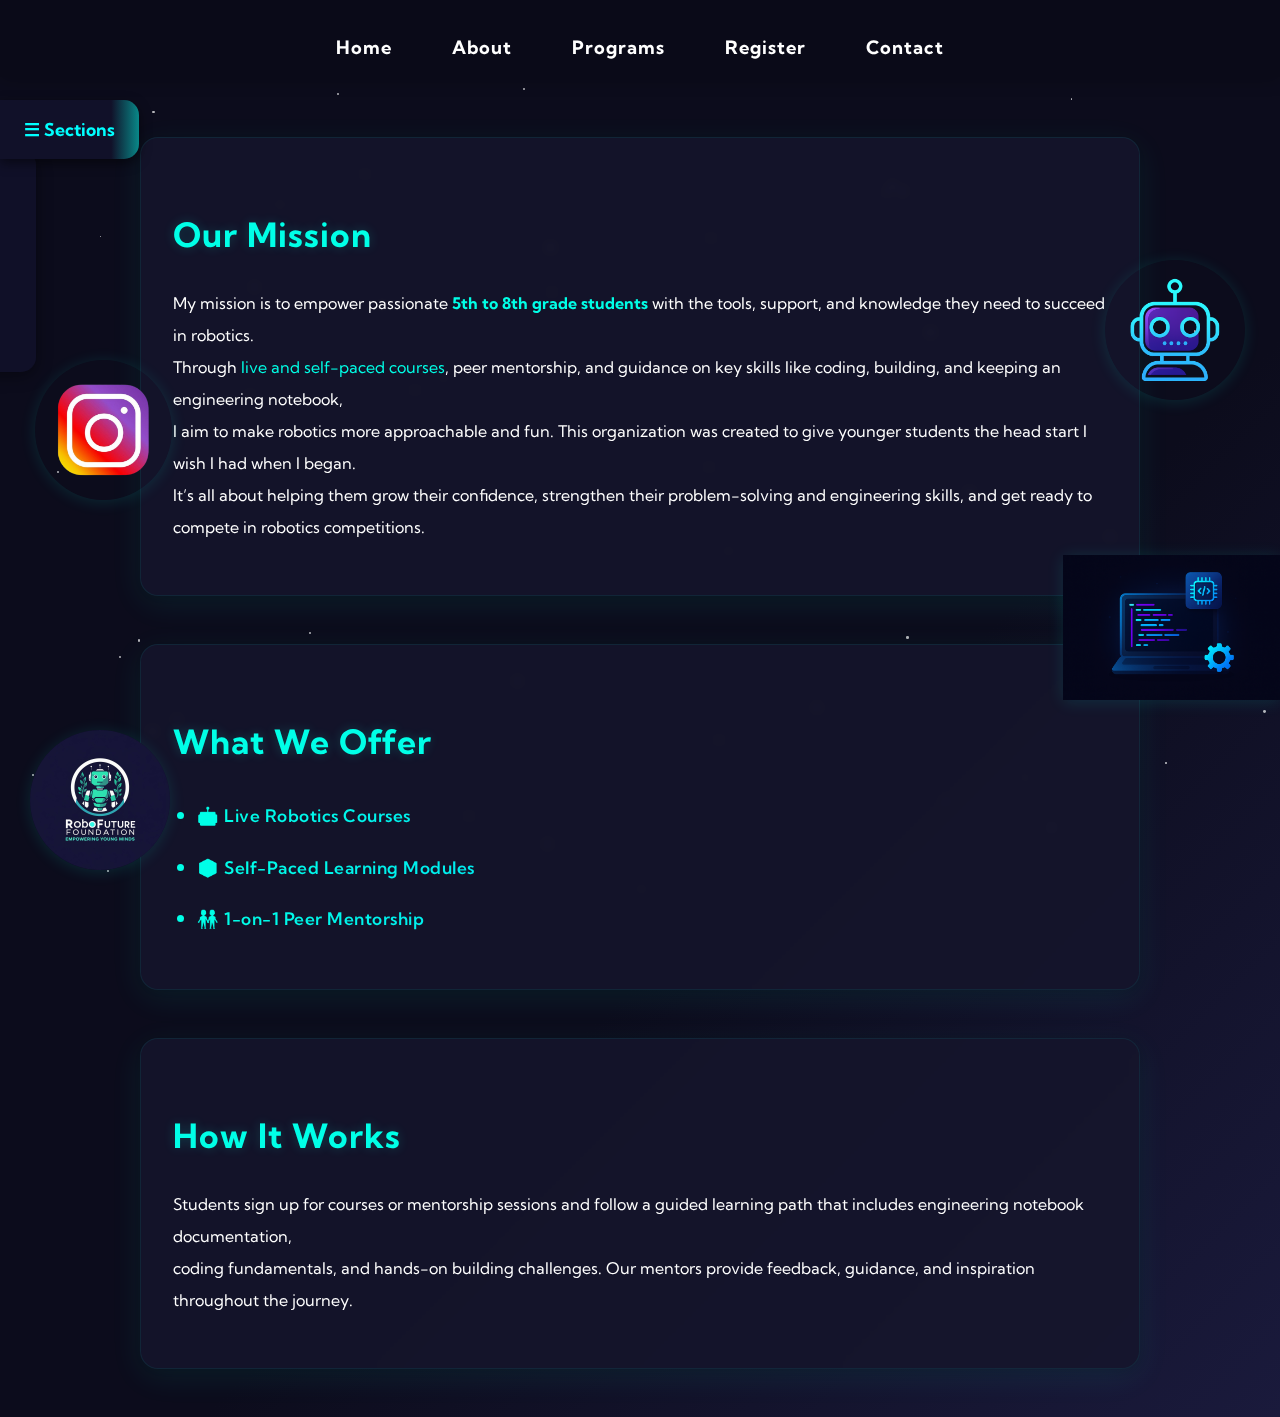
<file: about.html>
<!DOCTYPE html>
<html lang="en">
<head>
  <meta charset="UTF-8" />
  <meta name="viewport" content="width=device-width, initial-scale=1.0"/>
  <title>About - RoboFuture</title>
  <link href="https://fonts.googleapis.com/css2?family=Kumbh+Sans:wght@400;700&display=swap" rel="stylesheet">
  <style>
    body {
      margin: 0;
      font-family: 'Kumbh Sans', sans-serif;
      background: linear-gradient(135deg, #0c0c1c 60%, #1a1a3c 100%);
      color: white;
      line-height: 2;
      scroll-behavior: smooth;
      min-height: 100vh;
      overflow-x: hidden;
    }

    /* Animated Stars Background */
    .stars {
      position: fixed;
      width: 100vw;
      height: 100vh;
      top: 0; left: 0;
      pointer-events: none;
      z-index: 0;
    }
    .star {
      position: absolute;
      background: white;
      border-radius: 50%;
      opacity: 0.7;
      animation: twinkle 2s infinite alternate;
    }
    @keyframes twinkle {
      to { opacity: 0.3; }
    }

    /* Navbar */
    header {
      background: rgba(11,11,24,0.95);
      padding: 30px 0 10px 0;
      text-align: center;
      position: sticky;
      top: 0;
      z-index: 1000;
      box-shadow: 0 2px 16px rgba(0,0,0,0.25);
      backdrop-filter: blur(8px);
    }

    nav {
      display: flex;
      justify-content: center;
      gap: 60px;
    }

    nav a {
      color: white;
      text-decoration: none;
      font-weight: bold;
      font-size: 1.15rem;
      position: relative;
      letter-spacing: 1px;
      transition: color 0.2s;
    }

    nav a::after {
      content: '';
      position: absolute;
      left: 0;
      bottom: -5px;
      width: 0%;
      height: 2px;
      background: linear-gradient(90deg, #00ffe7, #00bfff);
      transition: width 0.3s ease;
    }

    nav a:hover {
      color: #00ffe7;
    }
    nav a:hover::after {
      width: 100%;
    }

    /* Sidebar Button */
    .sidebar-toggle {
      position: fixed;
      top: 100px;
      left: 0;
      background: linear-gradient(90deg, #111129 80%, #00ffe7 120%);
      padding: 12px 24px;
      border-radius: 0 15px 15px 0;
      box-shadow: 0 4px 12px rgba(0, 0, 0, 0.5);
      z-index: 999;
      cursor: pointer;
      color: cyan;
      font-weight: bold;
      font-size: 1.1rem;
      border: none;
      transition: background 0.2s;
    }
    .sidebar-toggle:hover {
      background: linear-gradient(90deg, #00ffe7 40%, #111129 100%);
      color: #111129;
    }

    /* Sidebar Menu */
    .sidebar-menu {
      position: fixed;
      top: 150px;
      left: -220px;
      width: 220px;
      background: rgba(17,17,41,0.95);
      padding: 24px 18px;
      transition: left 0.3s ease;
      border-radius: 0 15px 15px 0;
      z-index: 998;
      box-shadow: 0 4px 16px rgba(0,0,0,0.4);
      backdrop-filter: blur(6px);
    }

    .sidebar-menu.active {
      left: 0;
    }

    .sidebar-menu ul {
      list-style: none;
      padding: 0;
    }

    .sidebar-menu ul li {
      margin-bottom: 18px;
    }

    .sidebar-menu ul li a {
      color: cyan;
      text-decoration: none;
      font-family: 'Kumbh Sans', sans-serif;
      font-size: 1.08rem;
      transition: color 0.2s;
    }

    .sidebar-menu ul li a:hover {
      color: #fff;
      text-shadow: 0 0 8px #00ffe7;
    }

    /* Main content */
    main {
      max-width: 1000px;
      margin: 60px auto 40px auto;
      padding: 0 20px;
      position: relative;
      z-index: 1;
    }

    section {
      background: rgba(21,21,43,0.85);
      padding: 36px 32px;
      border-radius: 18px;
      margin-bottom: 48px;
      box-shadow: 0 8px 32px rgba(0, 255, 231, 0.08), 0 2px 16px rgba(0,0,0,0.25);
      backdrop-filter: blur(4px);
      border: 1.5px solid rgba(0,255,231,0.08);
      animation: fadeInUp 1s;
      transition: box-shadow 0.2s;
    }
    section:hover {
      box-shadow: 0 12px 40px rgba(0,255,231,0.18), 0 2px 16px rgba(0,0,0,0.35);
    }
    @keyframes fadeInUp {
      from { opacity: 0; transform: translateY(40px);}
      to { opacity: 1; transform: translateY(0);}
    }

    h2 {
      color: #00ffe7;
      margin-bottom: 18px;
      font-size: 2.1rem;
      letter-spacing: 1px;
      text-shadow: 0 0 12px #00ffe733;
    }

    ul {
      padding-left: 1.5em;
    }

    li {
      margin-bottom: 12px;
      font-size: 1.08rem;
      background: linear-gradient(90deg, #00ffe7 0%, #00bfff 100%);
      background-clip: text;
      -webkit-background-clip: text;
      color: transparent;
      -webkit-text-fill-color: transparent;
      font-weight: 600;
      letter-spacing: 0.5px;
    }

    li::marker {
      color: #00ffe7;
      font-size: 1.2em;
    }

    /* Logo Images */
    .robotlogo, .CodingLogo, .instagram, .corner-logo {
      transition: transform 0.3s, box-shadow 0.3s;
      box-shadow: 0 2px 16px rgba(0,255,231,0.12);
    }
    .robotlogo:hover, .CodingLogo:hover, .instagram:hover, .corner-logo:hover {
      transform: scale(1.08) rotate(-4deg);
      box-shadow: 0 8px 32px rgba(0,255,231,0.25);
      filter: brightness(1.15);
    }
    .robotlogo {
      position: fixed;
      bottom: 500px;
      right: 35px;
      height: 140px;
      width: auto;
      z-index: 500;
      border-radius: 50%;
    }
    .CodingLogo {
      position: fixed;
      bottom: 200px;
      right: 0px;
      height: 145px;
      width: auto;
      z-index: 500;
    }
    .instagram {
      position: fixed;
      bottom: 400px;
      left: 35px;
      height: 140px;
      width: auto;
      z-index: 500;
      border-radius: 50%;
    }
    .corner-logo {
      position: fixed;
      bottom: 30px;
      left: 30px;
      height: 140px;
      width: auto;
      z-index: 500;
      border-radius: 50%;
    }

    /* Responsive */
    @media (max-width: 900px) {
      main { max-width: 98vw; }
      .robotlogo, .CodingLogo, .instagram, .corner-logo {
        height: 90px;
      }
      .sidebar-toggle, .sidebar-menu { font-size: 0.95rem; }
    }
    @media (max-width: 600px) {
      nav { gap: 24px; }
      section { padding: 18px 8px; }
      h2 { font-size: 1.3rem; }
      .robotlogo, .CodingLogo, .instagram, .corner-logo {
        height: 60px;
      }
      .sidebar-toggle { padding: 8px 12px; }
      .sidebar-menu { width: 140px; padding: 12px 6px;}
    }
  </style>
</head>
<body>
  <!-- Animated Stars -->
  <div class="stars"></div>

  <!-- Top Navbar -->
  <header>
    <nav>
      <a href="index.html">Home</a>
      <a href="about.html">About</a>
      <a href="OurProgs.html">Programs</a>
      <a href="register.html">Register</a>
      <a href="contact.html">Contact</a>
    </nav>
  </header>

  <!-- Sidebar Toggle -->
  <div class="sidebar-toggle" onclick="toggleSidebar()">☰ Sections</div>

  <!-- Sidebar Menu -->
  <div class="sidebar-menu" id="sidebarMenu">
    <ul>
      <li><a href="#mission">Our Mission</a></li>
      <li><a href="#offer">What We Offer</a></li>
      <li><a href="#how">How It Works</a></li>
    </ul>
  </div>

  <!-- Main Content -->
  <main>
    <section id="mission">
      <h2>Our Mission</h2>
      <p>
        My mission is to empower passionate <span style="color:#00ffe7;font-weight:bold;">5th to 8th grade students</span> with the tools, support, and knowledge they need to succeed in robotics.<br>
        Through <span style="color:#00ffe7;">live and self-paced courses</span>, peer mentorship, and guidance on key skills like coding, building, and keeping an engineering notebook,<br>
        I aim to make robotics more approachable and fun. This organization was created to give younger students the head start I wish I had when I began.<br>
        It’s all about helping them grow their confidence, strengthen their problem-solving and engineering skills, and get ready to compete in robotics competitions.
      </p>
    </section>

    <section id="offer">
      <h2>What We Offer</h2>
      <ul>
        <li>🤖 Live Robotics Courses</li>
        <li>📦 Self-Paced Learning Modules</li>
        <li>👬 1-on-1 Peer Mentorship</li>
      </ul>
    </section>

    <section id="how">
      <h2>How It Works</h2>
      <p>
        Students sign up for courses or mentorship sessions and follow a guided learning path that includes engineering notebook documentation,<br>
        coding fundamentals, and hands-on building challenges. Our mentors provide feedback, guidance, and inspiration throughout the journey.
      </p>
    </section>
  </main>
  <img src="Instagram.png" alt="Instagram" class="instagram"/>
  <img src="RobotLogo.png" alt="robotlogo" class="robotlogo"/>
  <img src="CodingLogo.png" alt="CodingLogo" class="CodingLogo"/>
  <!-- Logo -->
  <img src="RoboFuture Logo.jpg" alt="RoboFuture Logo" class="corner-logo"/>

  <!-- Sidebar Toggle Script -->
  <script>
    // Animated stars background
    function createStars() {
      const starsContainer = document.querySelector('.stars');
      for (let i = 0; i < 60; i++) {
        const star = document.createElement('div');
        star.className = 'star';
        star.style.width = star.style.height = Math.random() * 2 + 1 + 'px';
        star.style.top = Math.random() * 100 + 'vh';
        star.style.left = Math.random() * 100 + 'vw';
        star.style.animationDuration = (Math.random() * 1.5 + 1) + 's';
        starsContainer.appendChild(star);
      }
    }
    createStars();

    function toggleSidebar() {
      document.getElementById("sidebarMenu").classList.toggle("active");
    }
  </script>
</body>
</html>
</file>
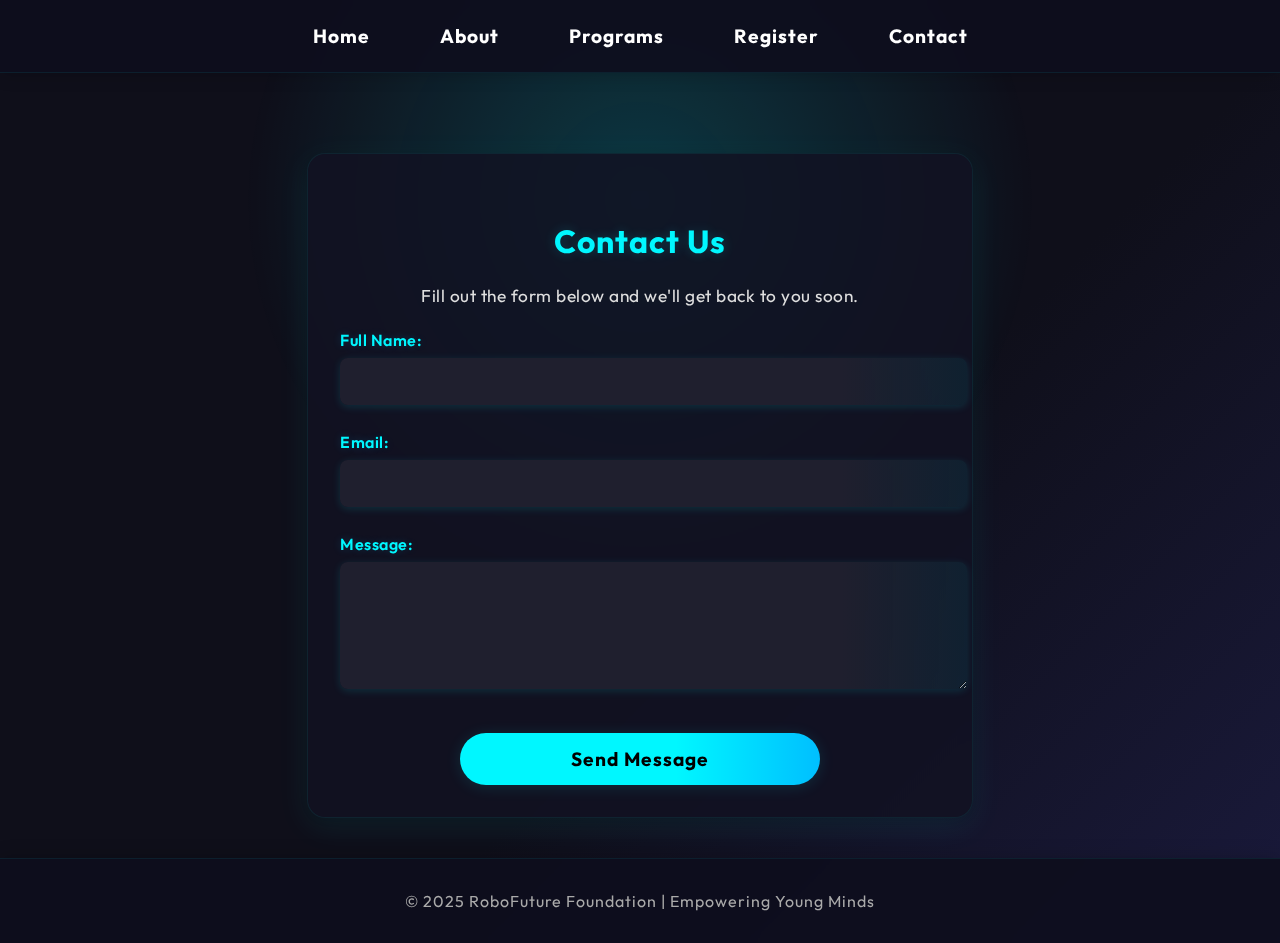
<file: contact.html>
<!DOCTYPE html>
<html lang="en">
<head>
  <meta charset="UTF-8">
  <meta name="viewport" content="width=device-width, initial-scale=1.0">
  <title>Contact - RoboFuture Foundation</title>
  <link href="https://fonts.googleapis.com/css2?family=Outfit:wght@400;600;700&display=swap" rel="stylesheet">
  <style>
    body {
      margin: 0;
      font-family: 'Outfit', sans-serif;
      background: linear-gradient(135deg, #0f0f1a 60%, #1a1a3c 100%);
      color: #e0e0e0;
      min-height: 100vh;
      position: relative;
      overflow-x: hidden;
    }
    .glow {
      position: fixed;
      top: -200px;
      left: 50%;
      transform: translateX(-50%);
      width: 800px;
      height: 800px;
      background: radial-gradient(circle, #00f7ff 0%, transparent 70%);
      opacity: 0.18;
      z-index: 0;
      pointer-events: none;
      animation: glowPulse 6s infinite alternate;
    }
    @keyframes glowPulse {
      0% { opacity: 0.18; }
      100% { opacity: 0.28; }
    }
    nav {
      display: flex;
      justify-content: center;
      padding: 20px;
      background: rgba(13, 13, 29, 0.9);
      box-shadow: 0 2px 16px rgba(0,0,0,0.18);
      backdrop-filter: blur(8px);
      border-bottom: 1.5px solid rgba(0,247,255,0.08);
    }
    nav a {
      color: white;
      text-decoration: none;
      margin: 0 25px;
      font-weight: 700;
      font-size: 1.2rem;
      letter-spacing: 1px;
      transition: color 0.2s;
      position: relative;
      padding: 4px 10px;
    }
    nav a::after {
      content: '';
      position: absolute;
      left: 0;
      bottom: -5px;
      width: 0;
      height: 2px;
      background: linear-gradient(90deg, #00f7ff, #00bfff);
      transition: width 0.3s;
    }
    nav a:hover {
      color: #00f7ff;
      text-shadow: 0 0 8px #00f7ff;
    }
    nav a:hover::after {
      width: 100%;
    }
    .container {
      max-width: 600px;
      margin: 5rem auto 1rem auto;
      padding: 2.5rem 2rem 2rem 2rem;
      background: rgba(18,18,34,0.85);
      border-radius: 18px;
      box-shadow: 0 8px 32px rgba(0,255,255,0.08), 0 2px 16px rgba(0,0,0,0.25);
      border: 1.5px solid rgba(0,255,231,0.08);
      backdrop-filter: blur(6px);
      animation: fadeInUp 1.2s;
      position: relative;
      z-index: 1;
    }
    @keyframes fadeInUp {
      from { opacity: 0; transform: translateY(40px);}
      to { opacity: 1; transform: translateY(0);}
    }
    h2 {
      text-align: center;
      margin-bottom: 1.5rem;
      color: #00f7ff;
      font-size: 2rem;
      letter-spacing: 1px;
      text-shadow: 0 0 12px #00f7ff33;
    }
    label {
      display: block;
      margin-top: 1.2rem;
      font-weight: 600;
      color: #00f7ff;
      letter-spacing: 0.5px;
      text-shadow: 0 0 8px #00bfff33;
    }
    input[type="text"], input[type="email"], textarea {
      width: 100%;
      padding: 0.85rem;
      margin-top: 0.5rem;
      border: none;
      border-radius: 8px;
      background: linear-gradient(90deg, #1f1f2e 80%, #00f7ff11 100%);
      color: #fff;
      font-size: 1rem;
      font-family: 'Outfit', sans-serif;
      margin-bottom: 0.5rem;
      box-shadow: 0 2px 8px #00f7ff22;
      transition: box-shadow 0.2s;
      resize: vertical;
    }
    input[type="text"]:focus, input[type="email"]:focus, textarea:focus {
      outline: none;
      box-shadow: 0 4px 16px #00f7ff55;
    }
    input[type="submit"] {
      width: 60%;
      background: linear-gradient(90deg, #00f7ff 60%, #00bfff 100%);
      color: #000;
      font-family: 'Outfit', sans-serif;
      font-weight: 700;
      border: none;
      border-radius: 30px;
      padding: 0.85rem;
      font-size: 1.2rem;
      cursor: pointer;
      transition: all 0.3s cubic-bezier(.25,.8,.25,1);
      display: block;
      margin: 2rem auto 0 auto;
      box-shadow: 0 2px 16px rgba(0,247,255,0.12);
      letter-spacing: 1px;
    }
    input[type="submit"]:hover {
      background: linear-gradient(90deg, #00bfff 40%, #00f7ff 100%);
      color: #fff;
      box-shadow: 0 8px 32px #00bfff;
      transform: scale(1.07) translateY(-2px);
    }
    p {
      text-align: center;
      color: #e0e0e0;
      margin-bottom: 1.5rem;
      font-size: 1.08rem;
      letter-spacing: 0.5px;
    }
    footer {
      text-align: center;
      padding: 2rem 1rem;
      background: rgba(13, 13, 29, 0.9);
      color: #aaa;
      font-size: 1rem;
      letter-spacing: 1px;
      border-top: 1.5px solid rgba(0,247,255,0.08);
      box-shadow: 0 -2px 16px rgba(0,0,0,0.18);
      backdrop-filter: blur(8px);
      margin-top: 40px;
    }
    @media (max-width: 700px) {
      .container { padding: 1.2rem 0.5rem; }
      h2 { font-size: 1.3rem; }
      nav { padding: 12px; }
      nav a { font-size: 1rem; margin: 0 10px;}
    }
  </style>
</head>
<body>
  <div class="glow"></div>
  <nav>
    <a href="index.html">Home</a>
    <a href="about.html">About</a>
    <a href="OurProgs.html">Programs</a>
    <a href="register.html">Register</a>
    <a href="contact.html">Contact</a>
  </nav>
  <div class="container">
    <h2>Contact Us</h2>
    <p>Fill out the form below and we'll get back to you soon.</p>
    <form action="https://formspree.io/f/mldlqano" method="POST">
      <label for="name">Full Name:</label>
      <input type="text" id="name" name="name" required />

      <label for="email">Email:</label>
      <input type="email" id="email" name="email" required />

      <label for="message">Message:</label>
      <textarea id="message" name="message" rows="5" required></textarea>

      <input type="submit" value="Send Message">
    </form>
  </div>
  <footer>
    © 2025 RoboFuture Foundation | Empowering Young Minds
  </footer>
</body>
</html>
</file>
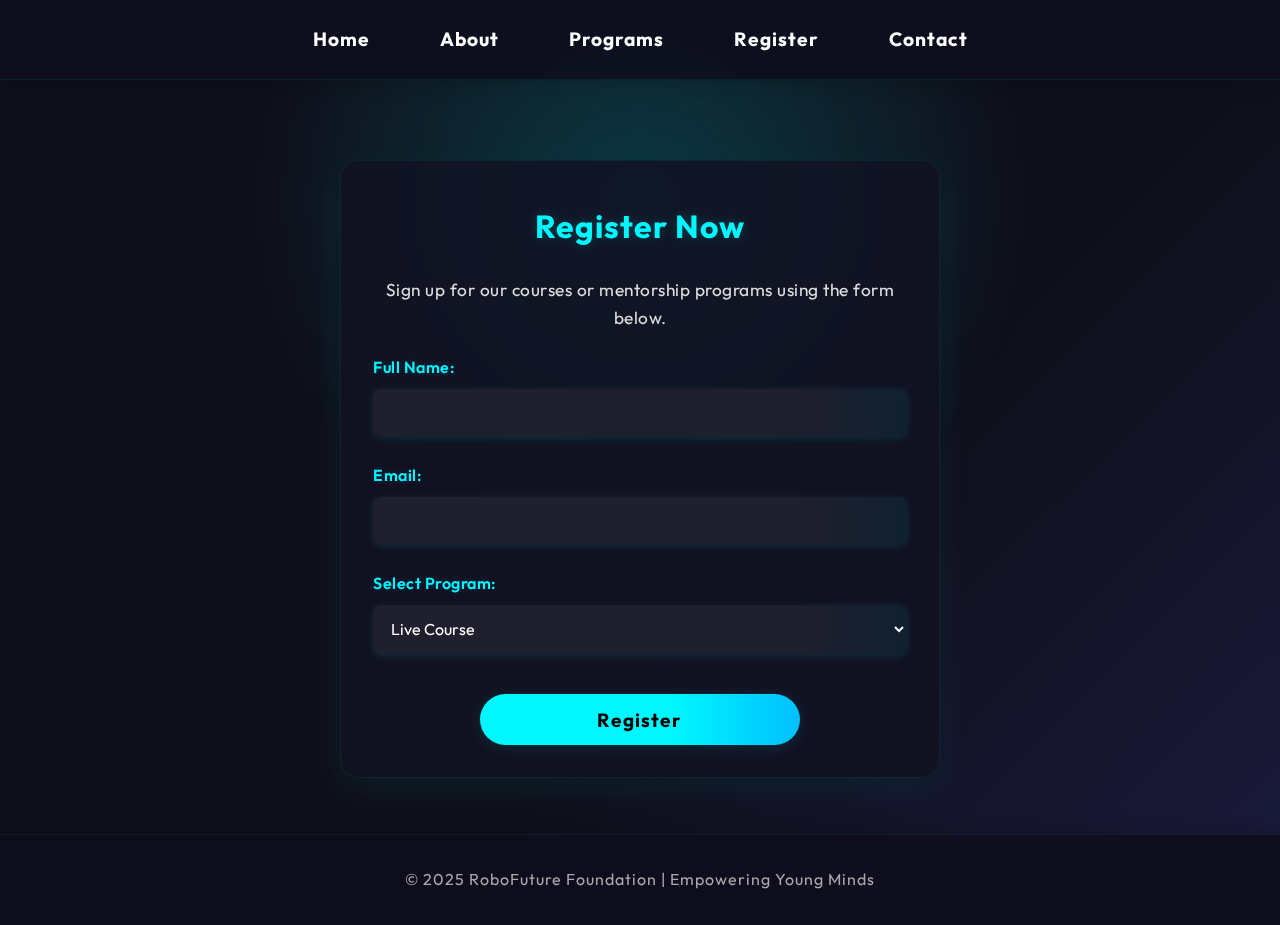
<file: register.html>
<!DOCTYPE html>
<html lang="en">


<head>
  <meta charset="UTF-8">
  <meta name="viewport" content="width=device-width, initial-scale=1.0">
  <title>RoboFuture Foundation</title>
  <link href="https://fonts.googleapis.com/css2?family=Outfit:wght@400;600;700&display=swap" rel="stylesheet">
  <link rel="stylesheet" href="style.css">
  <style>
    body {
      margin: 0;
      font-family: 'Outfit', sans-serif;
      background: linear-gradient(135deg, #0f0f1a 60%, #1a1a3c 100%);
      color: #e0e0e0;
      min-height: 100vh;
      position: relative;
      overflow-x: hidden;
    }

    .glow {
      position: fixed;
      top: -200px;
      left: 50%;
      transform: translateX(-50%);
      width: 800px;
      height: 800px;
      background: radial-gradient(circle, #00f7ff 0%, transparent 70%);
      opacity: 0.18;
      z-index: 0;
      pointer-events: none;
      animation: glowPulse 6s infinite alternate;
    }

    @keyframes glowPulse {
      0% {
        opacity: 0.18;
      }

      100% {
        opacity: 0.28;
      }
    }

    nav {
      display: flex;
      justify-content: center;
      padding: 20px;
      background: rgba(13, 13, 29, 0.9);
      box-shadow: 0 2px 16px rgba(0, 0, 0, 0.18);
      backdrop-filter: blur(8px);
      border-bottom: 1.5px solid rgba(0, 247, 255, 0.08);
    }

    nav a {
      color: white;
      text-decoration: none;
      margin: 0 25px;
      font-weight: 700;
      font-size: 1.2rem;
      letter-spacing: 1px;
      transition: color 0.2s;
      position: relative;
      padding: 4px 10px;
    }

    nav a::after {
      content: '';
      position: absolute;
      left: 0;
      bottom: -5px;
      width: 0;
      height: 2px;
      background: linear-gradient(90deg, #00f7ff, #00bfff);
      transition: width 0.3s;
    }

    nav a:hover {
      color: #00f7ff;
      text-shadow: 0 0 8px #00f7ff;
    }

    nav a:hover::after {
      width: 100%;
    }

    .container {
      max-width: 600px;
      margin: 5rem auto 1rem auto;
      padding: 2.5rem 2rem 2rem 2rem;
      background: rgba(18, 18, 34, 0.85);
      border-radius: 18px;
      box-shadow: 0 8px 32px rgba(0, 255, 255, 0.08), 0 2px 16px rgba(0, 0, 0, 0.25);
      border: 1.5px solid rgba(0, 255, 231, 0.08);
      backdrop-filter: blur(6px);
      animation: fadeInUp 1.2s;
      position: relative;
      z-index: 1;
    }

    @keyframes fadeInUp {
      from {
        opacity: 0;
        transform: translateY(40px);
      }

      to {
        opacity: 1;
        transform: translateY(0);
      }
    }

    h2 {
      text-align: center;
      margin-bottom: 1.5rem;
      color: #00f7ff;
      font-size: 2rem;
      letter-spacing: 1px;
      text-shadow: 0 0 12px #00f7ff33;
    }

    label {
      display: block;
      margin-top: 1.2rem;
      font-weight: 600;
      color: #00f7ff;
      letter-spacing: 0.5px;
      text-shadow: 0 0 8px #00bfff33;
    }

    input[type="text"],
    input[type="email"],
    select {
      width: 100%;
      padding: 0.85rem;
      margin-top: 0.5rem;
      border: none;
      border-radius: 8px;
      background: linear-gradient(90deg, #1f1f2e 80%, #00f7ff11 100%);
      color: #fff;
      font-size: 1rem;
      font-family: 'Outfit', sans-serif;
      margin-bottom: 0.5rem;
      box-shadow: 0 2px 8px #00f7ff22;
      transition: box-shadow 0.2s;
    }

    input[type="text"]:focus,
    input[type="email"]:focus,
    select:focus {
      outline: none;
      box-shadow: 0 4px 16px #00f7ff55;
    }

    input[type="submit"] {
      width: 60%;
      background: linear-gradient(90deg, #00f7ff 60%, #00bfff 100%);
      color: #000;
      font-family: 'Outfit', sans-serif;
      font-weight: 700;
      border: none;
      border-radius: 30px;
      padding: 0.85rem;
      font-size: 1.2rem;
      cursor: pointer;
      transition: all 0.3s cubic-bezier(.25, .8, .25, 1);
      display: block;
      margin: 2rem auto 0 auto;
      box-shadow: 0 2px 16px rgba(0, 247, 255, 0.12);
      letter-spacing: 1px;
    }

    input[type="submit"]:hover {
      background: linear-gradient(90deg, #00bfff 40%, #00f7ff 100%);
      color: #fff;
      box-shadow: 0 8px 32px #00bfff;
      transform: scale(1.07) translateY(-2px);
    }

    p {
      text-align: center;
      color: #e0e0e0;
      margin-bottom: 1.5rem;
      font-size: 1.08rem;
      letter-spacing: 0.5px;
    }

    footer {
      text-align: center;
      padding: 2rem 1rem;
      background: rgba(13, 13, 29, 0.9);
      color: #aaa;
      font-size: 1rem;
      letter-spacing: 1px;
      border-top: 1.5px solid rgba(0, 247, 255, 0.08);
      box-shadow: 0 -2px 16px rgba(0, 0, 0, 0.18);
      backdrop-filter: blur(8px);
      margin-top: 40px;
    }

    @media (max-width: 700px) {
      .container {
        padding: 1.2rem 0.5rem;
      }

      h2 {
        font-size: 1.3rem;
      }

      nav {
        padding: 12px;
      }

      nav a {
        font-size: 1rem;
        margin: 0 10px;
      }
    }
  </style>
</head>

<body>
  <div class="glow"></div>
  <nav>
    <a href="index.html">Home</a>
    <a href="about.html">About</a>
    <a href="OurProgs.html">Programs</a>
    <a href="register.html">Register</a>
    <a href="contact.html">Contact</a>
  </nav>

  <div class="container">
    <h2>Register Now</h2>
    <p>Sign up for our courses or mentorship programs using the form below.</p>
    <form action="https://formspree.io/f/xvgqrkqz" method="POST">
      <label>Full Name:</label>
      <input type="text" name="name" required />

      <label>Email:</label>
      <input type="email" name="email" required />

      <label>Select Program:</label>
      <select name="program" required>
        <option>Live Course</option>
        <option>Self-Paced</option>
        <option>Mentorship</option>
      </select>

      <input type="submit" value="Register">
    </form>
  </div>

  <footer>
    © 2025 RoboFuture Foundation | Empowering Young Minds
  </footer>
</body>

</html>
</file>
<file: style.css>
/* General Reset */
* {
  margin: 0;
  padding: 0;
  box-sizing: border-box;
}

html, body {
  height: 100%;
  font-family: 'Segoe UI', sans-serif;
  background: linear-gradient(to bottom, #0f0f1a, #1b1b2f);
  color: #e0e0e0;
  line-height: 1.6;
}

body {
  display: flex;
  flex-direction: column;
  min-height: 100vh;
}

.page-wrapper {
  flex: 1;
  display: flex;
  flex-direction: column;
  justify-content: center;
}

/* Navigation Bar */
.navbar {
  display: flex;
  justify-content: center;
  list-style: none;
  background: #0d0d1d;
  padding: 1rem;
  box-shadow: 0 4px 6px rgba(0,0,0,0.2);
}

.navbar li {
  margin: 0 15px;
}

.navbar a {
  color: #ffffff;
  background: #0a6cf1;
  padding: 0.5rem 1rem;
  text-decoration: none;
  border-radius: 20px;
  transition: background 0.3s;
}

.navbar a:hover {
  background: #084ac2;
}

/* Hero Section */
.hero {
  flex-grow: 1;
  display: flex;
  flex-direction: column;
  justify-content: center;
  align-items: center;
  padding: 4rem 1rem 2rem;
  background: url('https://images.unsplash.com/photo-1518770660439-4636190af475?auto=format&fit=crop&w=1470&q=80') no-repeat center center/cover;
  background-attachment: fixed;
  position: relative;
  text-align: center;
  min-height: calc(100vh - 120px);
}

/*.hero::after {
  content: "";
  position: absolute;
  top: 0; left: 0; right: 0; bottom: 0;
  background: rgba(0, 0, 0, 0.6);
  z-index: 1;
}*/

.hero h1, .hero p, .hero-buttons {
  position: relative;
  z-index: 2;
}

.brand {
  color: #00f7ff;
}

.tagline {
  font-size: 1.2rem;
  margin-top: 1rem;
  color: #ccc;
}

.hero-buttons {
  display: flex;
  justify-content: center;
  gap: 1rem;
  margin-top: 1.5rem;
  flex-wrap: wrap;
}

.hero-buttons .btn {
  padding: 0.75rem 1.5rem;
  border: none;
  border-radius: 30px;
  font-size: 1rem;
  background-color: #00f7ff;
  color: #000;
  text-decoration: none;
  transition: background 0.3s ease-in-out;
  box-shadow: 0 6px 12px rgba(0, 255, 255, 0.2);
}

.hero-buttons .btn:hover {
  background-color: #03c8d9;
  transform: translateY(-2px);
  box-shadow: 0 8px 16px rgba(0, 255, 255, 0.3);
}

/* Footer */
footer {
  text-align: center;
  padding: 1rem;
  background: #0d0d1d;
  color: #aaa;
  font-size: 0.9rem;
  margin-top: auto;
}
</file>
